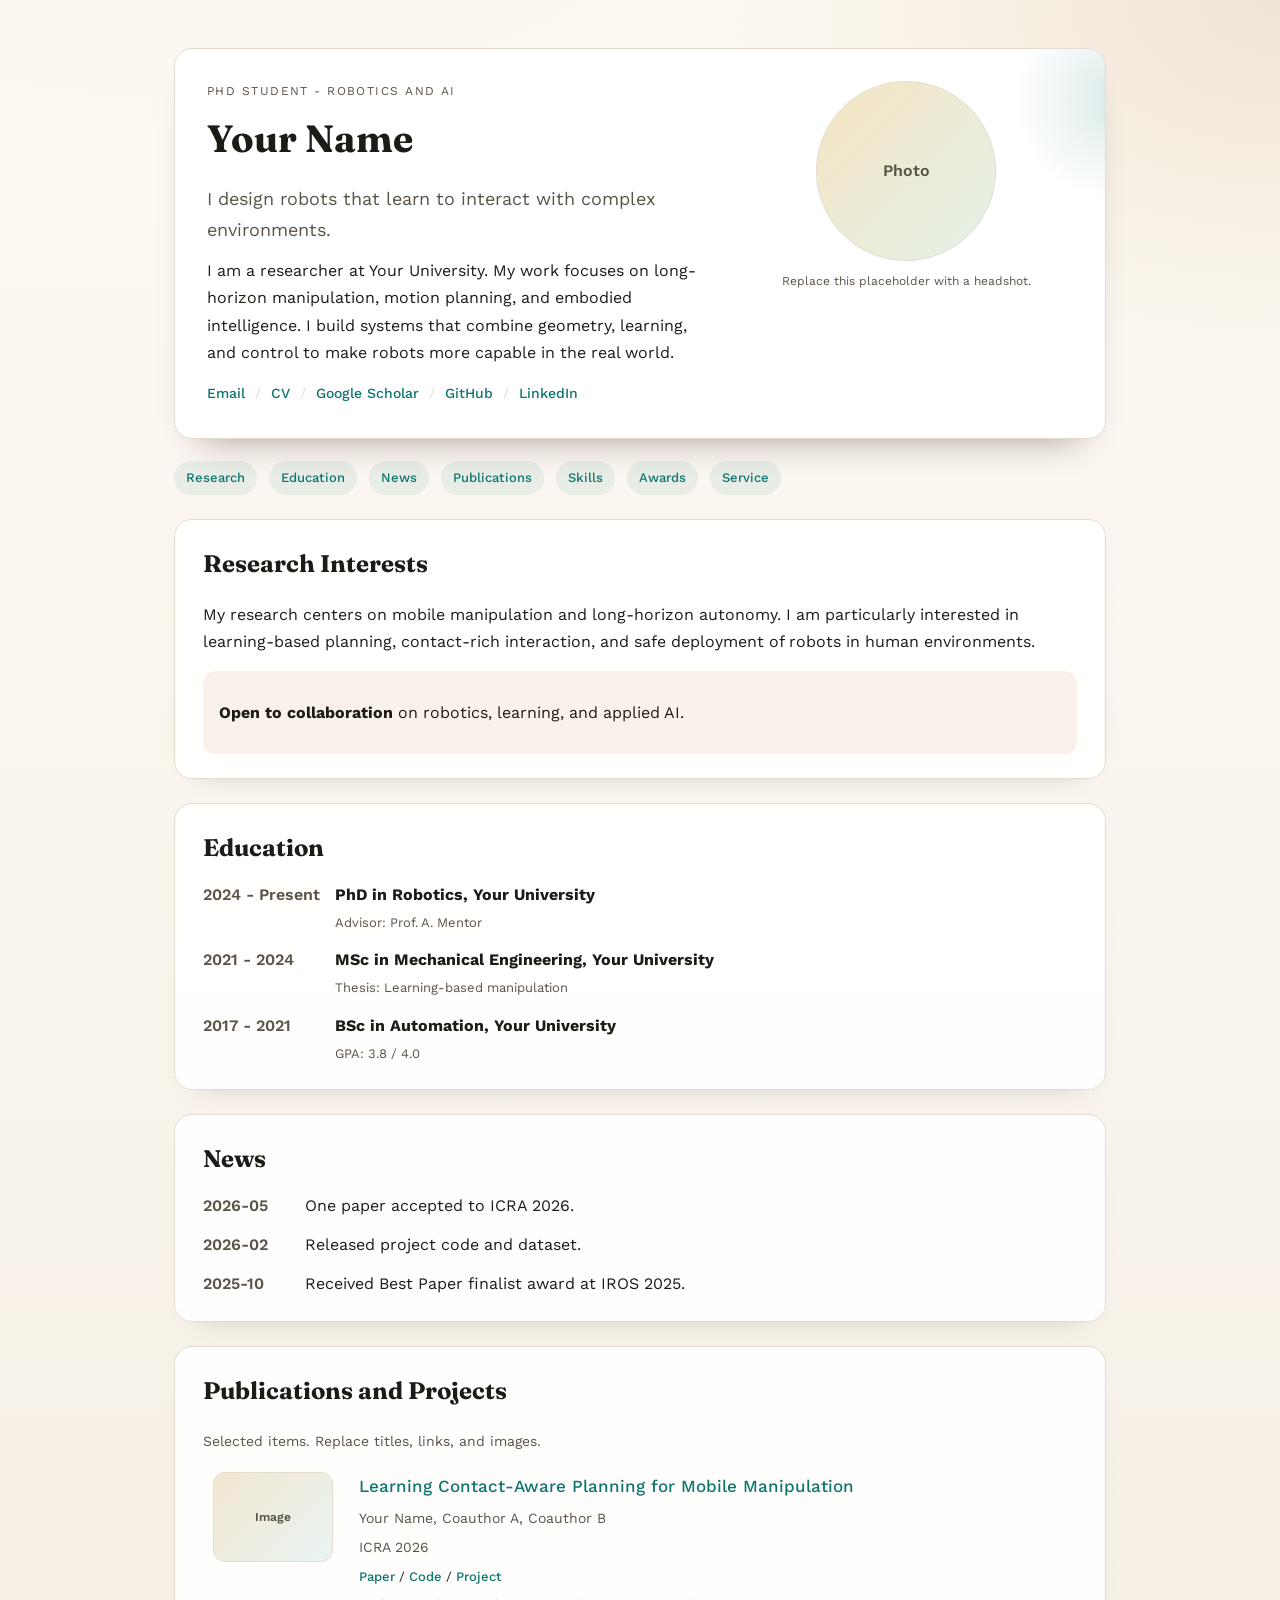
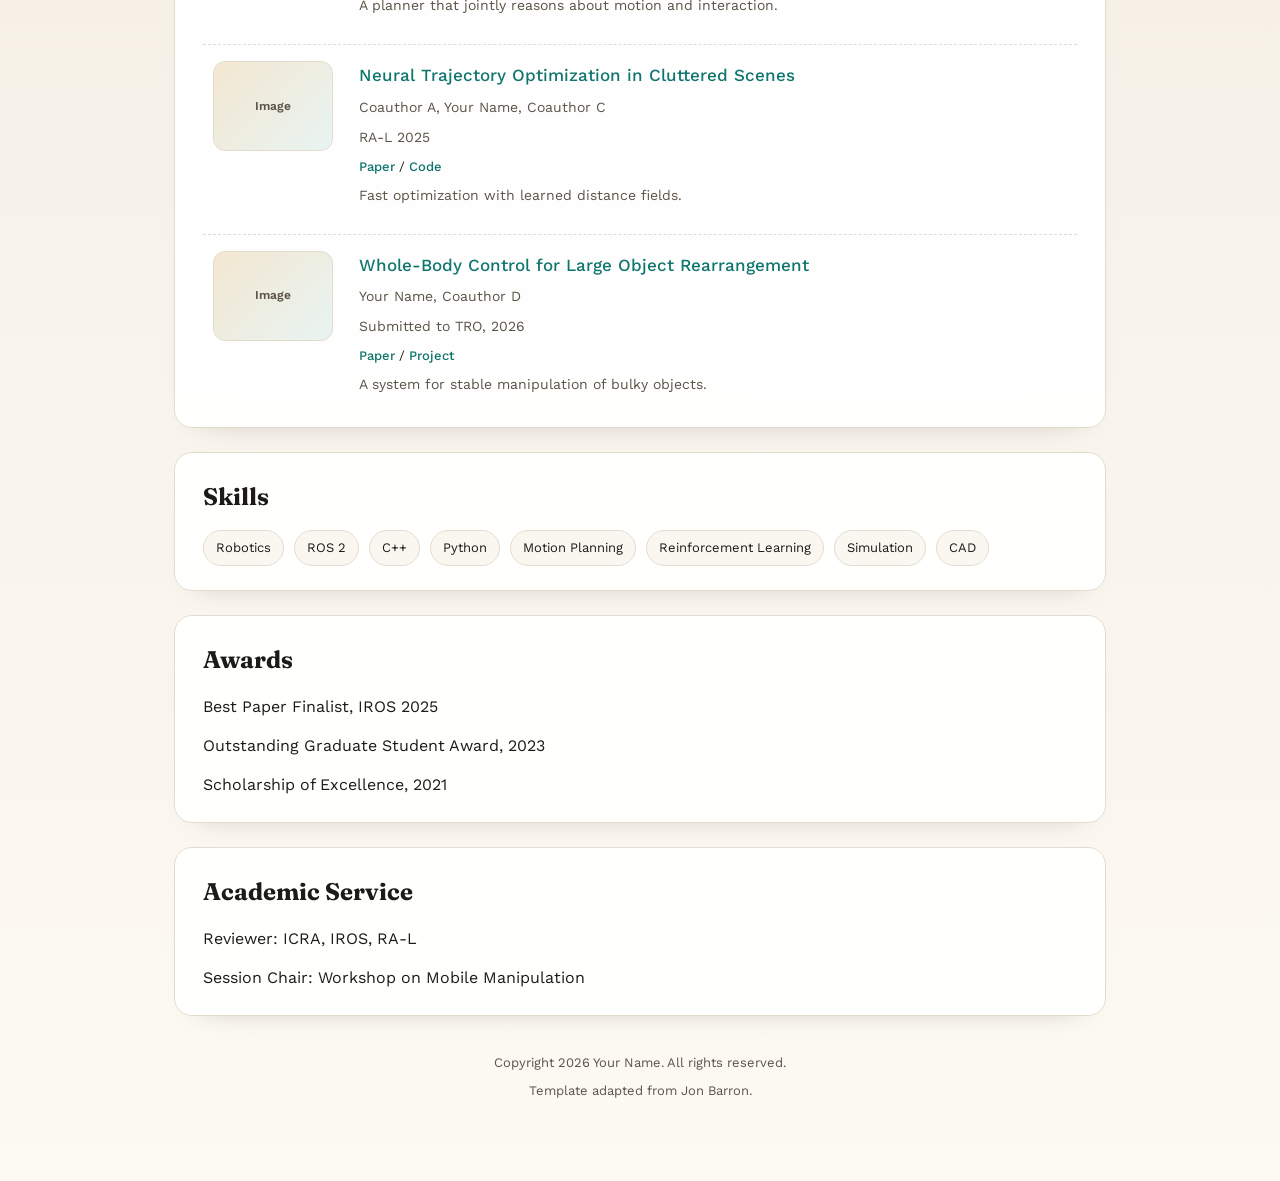
<file: jonbarron.github.io-master/index.html>
<!DOCTYPE html>
<html lang="en">
  <head>
    <meta http-equiv="Content-Type" content="text/html; charset=UTF-8">
    <meta name="viewport" content="width=device-width, initial-scale=1">
    <meta name="author" content="Your Name">
    <meta name="description" content="Personal website of Your Name.">
    <title>Your Name | Personal Website</title>
    <link rel="shortcut icon" href="images/favicon/favicon.ico" type="image/x-icon">
    <link rel="stylesheet" type="text/css" href="stylesheet.css">
  </head>
  <body>
    <div class="page">
      <header class="hero">
        <div class="hero-card">
          <div class="hero-text">
            <p class="eyebrow">PhD Student - Robotics and AI</p>
            <h1>Your Name</h1>
            <p class="subtitle">I design robots that learn to interact with complex environments.</p>
            <p class="bio">
              I am a researcher at Your University. My work focuses on long-horizon
              manipulation, motion planning, and embodied intelligence. I build systems
              that combine geometry, learning, and control to make robots more capable
              in the real world.
            </p>
            <div class="links">
              <a href="mailto:you@university.edu">Email</a>
              <span class="sep">/</span>
              <a href="#">CV</a>
              <span class="sep">/</span>
              <a href="#">Google Scholar</a>
              <span class="sep">/</span>
              <a href="#">GitHub</a>
              <span class="sep">/</span>
              <a href="#">LinkedIn</a>
            </div>
          </div>
          <div class="hero-photo">
            <div class="avatar">
              <span>Photo</span>
            </div>
            <p class="photo-note">Replace this placeholder with a headshot.</p>
          </div>
        </div>
      </header>

      <nav class="section-nav">
        <a href="#research">Research</a>
        <a href="#education">Education</a>
        <a href="#news">News</a>
        <a href="#publications">Publications</a>
        <a href="#skills">Skills</a>
        <a href="#awards">Awards</a>
        <a href="#service">Service</a>
      </nav>

      <section id="research" class="section" style="--delay: 0.05s;">
        <h2>Research Interests</h2>
        <p>
          My research centers on mobile manipulation and long-horizon autonomy.
          I am particularly interested in learning-based planning, contact-rich
          interaction, and safe deployment of robots in human environments.
        </p>
        <div class="cta">
          <p><strong>Open to collaboration</strong> on robotics, learning, and applied AI.</p>
        </div>
      </section>

      <section id="education" class="section" style="--delay: 0.1s;">
        <h2>Education</h2>
        <ul class="timeline">
          <li>
            <span class="time">2024 - Present</span>
            <div class="detail">
              <strong>PhD in Robotics, Your University</strong>
              <span>Advisor: Prof. A. Mentor</span>
            </div>
          </li>
          <li>
            <span class="time">2021 - 2024</span>
            <div class="detail">
              <strong>MSc in Mechanical Engineering, Your University</strong>
              <span>Thesis: Learning-based manipulation</span>
            </div>
          </li>
          <li>
            <span class="time">2017 - 2021</span>
            <div class="detail">
              <strong>BSc in Automation, Your University</strong>
              <span>GPA: 3.8 / 4.0</span>
            </div>
          </li>
        </ul>
      </section>

      <section id="news" class="section" style="--delay: 0.15s;">
        <h2>News</h2>
        <ul class="news-list">
          <li>
            <span class="date">2026-05</span>
            <span class="news-item">One paper accepted to ICRA 2026.</span>
          </li>
          <li>
            <span class="date">2026-02</span>
            <span class="news-item">Released project code and dataset.</span>
          </li>
          <li>
            <span class="date">2025-10</span>
            <span class="news-item">Received Best Paper finalist award at IROS 2025.</span>
          </li>
        </ul>
      </section>

      <section id="publications" class="section" style="--delay: 0.2s;">
        <div class="section-header">
          <h2>Publications and Projects</h2>
          <p class="section-note">Selected items. Replace titles, links, and images.</p>
        </div>
        <div class="pub-list">
          <article class="pub">
            <div class="pub-thumb">
              <div class="thumb-placeholder">Image</div>
            </div>
            <div class="pub-body">
              <h3><a href="#">Learning Contact-Aware Planning for Mobile Manipulation</a></h3>
              <p class="pub-authors">Your Name, Coauthor A, Coauthor B</p>
              <p class="pub-venue">ICRA 2026</p>
              <p class="pub-links"><a href="#">Paper</a> / <a href="#">Code</a> / <a href="#">Project</a></p>
              <p class="pub-desc">A planner that jointly reasons about motion and interaction.</p>
            </div>
          </article>

          <article class="pub">
            <div class="pub-thumb">
              <div class="thumb-placeholder">Image</div>
            </div>
            <div class="pub-body">
              <h3><a href="#">Neural Trajectory Optimization in Cluttered Scenes</a></h3>
              <p class="pub-authors">Coauthor A, Your Name, Coauthor C</p>
              <p class="pub-venue">RA-L 2025</p>
              <p class="pub-links"><a href="#">Paper</a> / <a href="#">Code</a></p>
              <p class="pub-desc">Fast optimization with learned distance fields.</p>
            </div>
          </article>

          <article class="pub">
            <div class="pub-thumb">
              <div class="thumb-placeholder">Image</div>
            </div>
            <div class="pub-body">
              <h3><a href="#">Whole-Body Control for Large Object Rearrangement</a></h3>
              <p class="pub-authors">Your Name, Coauthor D</p>
              <p class="pub-venue">Submitted to TRO, 2026</p>
              <p class="pub-links"><a href="#">Paper</a> / <a href="#">Project</a></p>
              <p class="pub-desc">A system for stable manipulation of bulky objects.</p>
            </div>
          </article>
        </div>
      </section>

      <section id="skills" class="section" style="--delay: 0.25s;">
        <h2>Skills</h2>
        <div class="chips">
          <span class="chip">Robotics</span>
          <span class="chip">ROS 2</span>
          <span class="chip">C++</span>
          <span class="chip">Python</span>
          <span class="chip">Motion Planning</span>
          <span class="chip">Reinforcement Learning</span>
          <span class="chip">Simulation</span>
          <span class="chip">CAD</span>
        </div>
      </section>

      <section id="awards" class="section" style="--delay: 0.3s;">
        <h2>Awards</h2>
        <ul class="simple-list">
          <li>Best Paper Finalist, IROS 2025</li>
          <li>Outstanding Graduate Student Award, 2023</li>
          <li>Scholarship of Excellence, 2021</li>
        </ul>
      </section>

      <section id="service" class="section" style="--delay: 0.35s;">
        <h2>Academic Service</h2>
        <ul class="simple-list">
          <li>Reviewer: ICRA, IROS, RA-L</li>
          <li>Session Chair: Workshop on Mobile Manipulation</li>
        </ul>
      </section>

      <footer class="site-footer">
        <p>Copyright 2026 Your Name. All rights reserved.</p>
        <p>Template adapted from Jon Barron.</p>
      </footer>
    </div>
  </body>
</html>
</file>
<file: jonbarron.github.io-master/stylesheet.css>
@import url("https://fonts.googleapis.com/css2?family=Fraunces:opsz,wght@9..144,400;9..144,600;9..144,700&family=Work+Sans:wght@300;400;500;600&display=swap");

:root {
  --bg: #fdfaf4;
  --bg-soft: #f2ebe1;
  --card: #ffffff;
  --ink: #1d1b16;
  --muted: #5b5347;
  --line: #e4dbcf;
  --accent: #0f766e;
  --accent-2: #b45309;
  --radius: 18px;
  --shadow: 0 22px 36px -26px rgba(19, 15, 7, 0.45);
}

* {
  box-sizing: border-box;
}

body {
  margin: 0;
  font-family: "Work Sans", sans-serif;
  color: var(--ink);
  background:
    radial-gradient(1200px 700px at 15% -10%, #f7efe2 0%, transparent 60%),
    radial-gradient(900px 600px at 100% 0%, #f1e5d4 0%, transparent 65%),
    linear-gradient(180deg, #fdfaf4 0%, #f6f0e7 55%, #fdfaf4 100%);
  line-height: 1.7;
}

a {
  color: var(--accent);
  text-decoration: none;
  font-weight: 500;
}

a:hover,
a:focus {
  color: var(--accent-2);
}

.page {
  max-width: 980px;
  margin: 0 auto;
  padding: 48px 24px 72px;
}

.hero-card {
  display: grid;
  grid-template-columns: 1.2fr 0.8fr;
  gap: 32px;
  padding: 32px;
  border-radius: var(--radius);
  border: 1px solid var(--line);
  background: var(--card);
  box-shadow: var(--shadow);
  position: relative;
  overflow: hidden;
  animation: rise-in 0.8s ease both;
}

.hero-card::after {
  content: "";
  position: absolute;
  top: -60px;
  right: -120px;
  width: 220px;
  height: 220px;
  background: radial-gradient(circle, rgba(15, 118, 110, 0.15), transparent 65%);
  pointer-events: none;
}

.eyebrow {
  font-size: 12px;
  letter-spacing: 0.12em;
  text-transform: uppercase;
  color: var(--muted);
  margin: 0 0 6px;
}

h1 {
  font-family: "Fraunces", serif;
  font-size: 38px;
  margin: 6px 0 12px;
}

.subtitle {
  font-size: 18px;
  margin: 0 0 12px;
  color: var(--muted);
}

.bio {
  margin: 0 0 16px;
}

.links {
  display: flex;
  flex-wrap: wrap;
  align-items: center;
  gap: 10px;
  font-size: 14px;
}

.sep {
  color: var(--line);
}

.hero-photo {
  display: flex;
  flex-direction: column;
  align-items: center;
  gap: 10px;
}

.avatar {
  width: 180px;
  height: 180px;
  border-radius: 999px;
  background: linear-gradient(135deg, #f6e4c2 0%, #e3f2ea 100%);
  border: 1px solid var(--line);
  display: flex;
  align-items: center;
  justify-content: center;
  font-weight: 600;
  color: var(--muted);
}

.photo-note {
  margin: 0;
  font-size: 12px;
  color: var(--muted);
  text-align: center;
}

.section-nav {
  display: flex;
  flex-wrap: wrap;
  gap: 12px;
  margin: 22px 0 10px;
}

.section-nav a {
  padding: 6px 12px;
  border-radius: 999px;
  background: rgba(15, 118, 110, 0.08);
  color: var(--accent);
  font-size: 13px;
}

.section {
  margin-top: 24px;
  padding: 24px 28px;
  border-radius: var(--radius);
  border: 1px solid var(--line);
  background: rgba(255, 255, 255, 0.92);
  box-shadow: 0 14px 28px -26px rgba(20, 17, 10, 0.35);
  opacity: 0;
  animation: rise-in 0.8s ease both;
  animation-delay: var(--delay, 0s);
}

.section h2 {
  font-family: "Fraunces", serif;
  font-size: 24px;
  margin: 0 0 12px;
}

.cta {
  margin-top: 14px;
  padding: 12px 16px;
  border-radius: 12px;
  background: rgba(180, 83, 9, 0.08);
}

.timeline,
.news-list,
.simple-list {
  list-style: none;
  padding: 0;
  margin: 0;
  display: grid;
  gap: 12px;
}

.timeline li {
  display: grid;
  grid-template-columns: 120px 1fr;
  gap: 12px;
}

.time {
  font-weight: 600;
  color: var(--muted);
}

.detail span {
  display: block;
  color: var(--muted);
  font-size: 13px;
  margin-top: 4px;
}

.news-list li {
  display: grid;
  grid-template-columns: 90px 1fr;
  gap: 12px;
  align-items: start;
}

.date {
  font-weight: 600;
  color: var(--muted);
}

.section-header {
  display: flex;
  flex-direction: column;
  gap: 6px;
  margin-bottom: 18px;
}

.section-note {
  margin: 0;
  color: var(--muted);
  font-size: 14px;
}

.pub-list {
  display: grid;
  gap: 20px;
}

.pub {
  display: grid;
  grid-template-columns: 140px 1fr;
  gap: 16px;
  align-items: start;
  padding-top: 16px;
  border-top: 1px dashed var(--line);
}

.pub:first-child {
  border-top: none;
  padding-top: 0;
}

.pub-thumb {
  display: flex;
  justify-content: center;
}

.thumb-placeholder {
  width: 120px;
  height: 90px;
  border-radius: 12px;
  border: 1px solid var(--line);
  background: linear-gradient(135deg, #f3e7d1 0%, #e8f4f2 100%);
  display: flex;
  align-items: center;
  justify-content: center;
  color: var(--muted);
  font-size: 12px;
  font-weight: 600;
}

.pub-body h3 {
  margin: 0 0 6px;
  font-size: 17px;
}

.pub-authors,
.pub-venue,
.pub-desc {
  margin: 0 0 6px;
  font-size: 14px;
  color: var(--muted);
}

.pub-links {
  margin: 0 0 6px;
  font-size: 13px;
}

.chips {
  display: flex;
  flex-wrap: wrap;
  gap: 10px;
}

.chip {
  padding: 6px 12px;
  border-radius: 999px;
  border: 1px solid var(--line);
  background: #faf7f1;
  font-size: 13px;
}

.site-footer {
  margin-top: 36px;
  text-align: center;
  font-size: 13px;
  color: var(--muted);
}

.site-footer p {
  margin: 6px 0;
}

@keyframes rise-in {
  from {
    opacity: 0;
    transform: translateY(14px);
  }
  to {
    opacity: 1;
    transform: translateY(0);
  }
}

@media (max-width: 860px) {
  .hero-card {
    grid-template-columns: 1fr;
  }

  .hero-photo {
    align-items: flex-start;
  }

  .section {
    padding: 20px;
  }

  .timeline li,
  .news-list li,
  .pub {
    grid-template-columns: 1fr;
  }

  .pub-thumb {
    justify-content: flex-start;
  }
}

@media (prefers-reduced-motion: reduce) {
  * {
    animation: none !important;
    transition: none !important;
  }

  .section {
    opacity: 1;
  }
}
</file>
